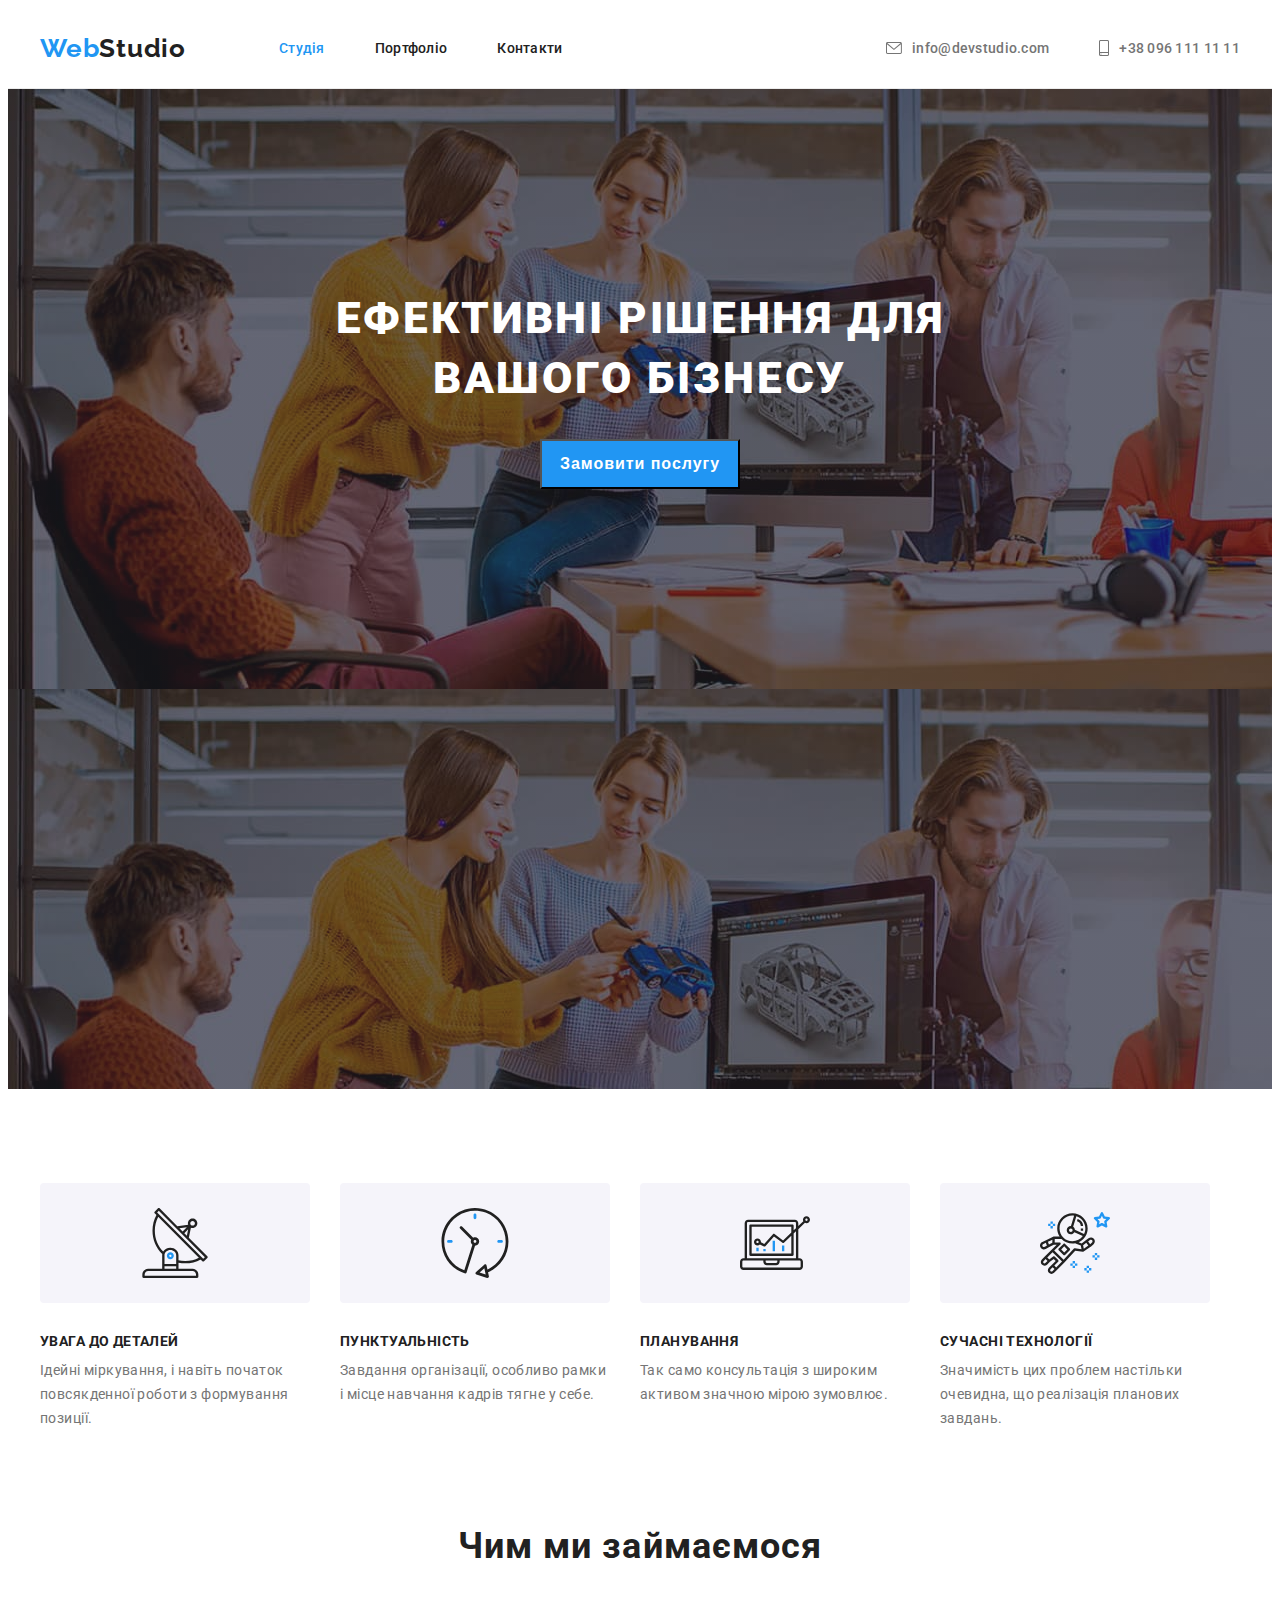
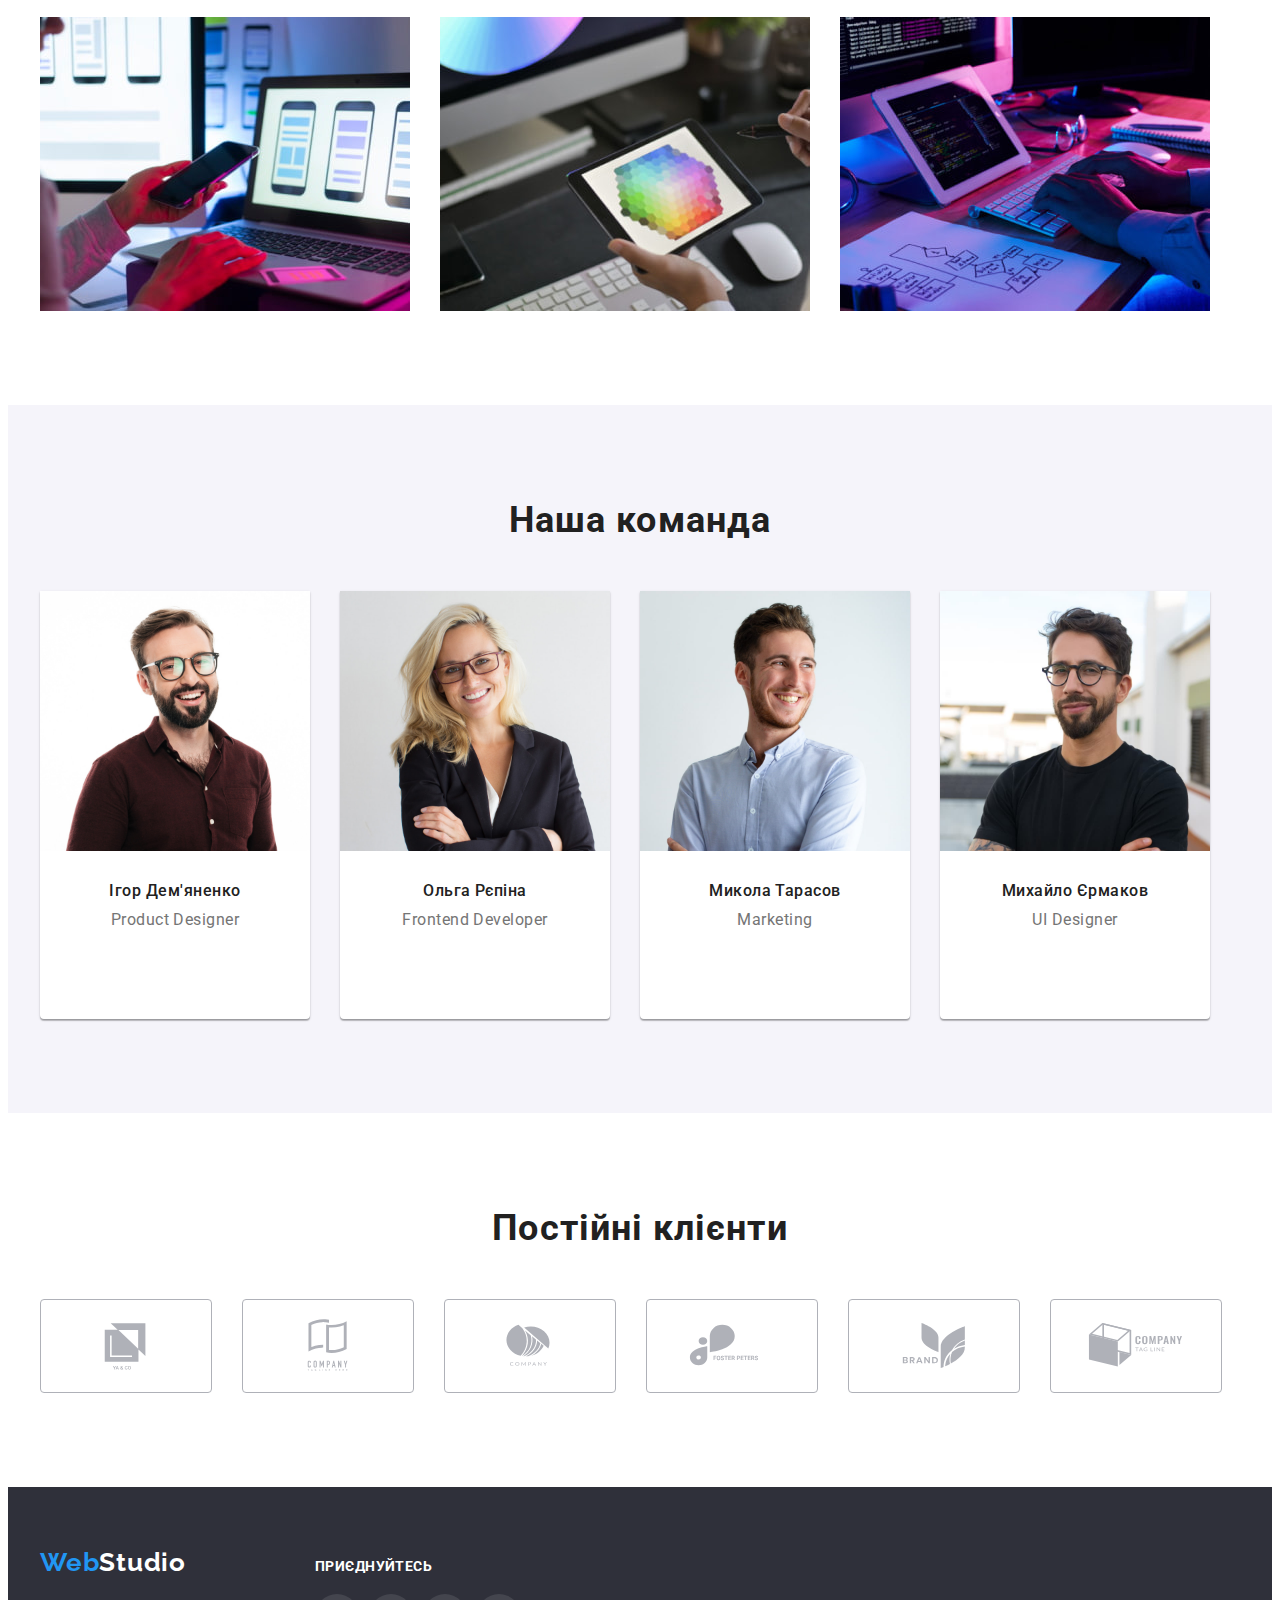
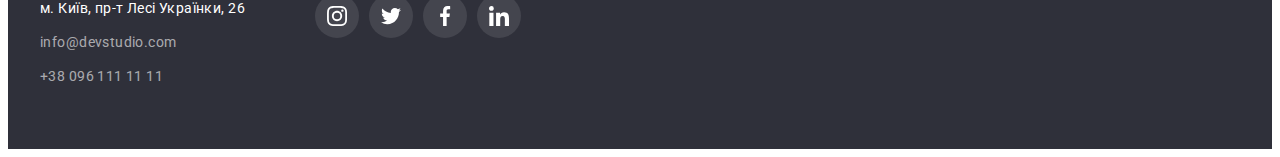
<file: index.html>
<!DOCTYPE html>
<html lang="uk">
  <head>
    <meta charset="UTF-8" />
    <meta name="viewport" content="width=device-width, initial-scale=1.0" />
    <title>Module 01</title>
    <link rel="preconnect" href="https://fonts.googleapis.com" />
    <link rel="preconnect" href="https://fonts.gstatic.com" crossorigin />
    <link
      href="https://fonts.googleapis.com/css2?family=Raleway:wght@700&family=Roboto:wght@400;500;700;900&display=swap"
      rel="stylesheet"
    />
    <link
      rel="stylesheet"
      href="https://cdnjs.cloudflare.com/ajax/libs/modern-normalize/2.0.0/modern-normalize.min.css"
      integrity="sha512-4xo8blKMVCiXpTaLzQSLSw3KFOVPWhm/TRtuPVc4WG6kUgjH6J03IBuG7JZPkcWMxJ5huwaBpOpnwYElP/m6wg=="
      crossorigin="anonymous"
      referrerpolicy="no-referrer"
    />
    <link rel="stylesheet" href="./css/styles.css" />
  </head>
  <body>
    <!-- header section -->
    <header class="header">
      <div class="container heder-container">
        <nav class="navigation">
          <a
            class="link logo"
            href="./index.html"
            aria-label="site-logo-WebStudio"
            >Web<span class="logo-part">Studio</span></a
          >
          <ul class="navigation-list">
            <li class="navigation-item">
              <a class="link nav-title" href="#studio">Студія</a>
            </li>
            <li class="navigation-item">
              <a class="link nav-link" href="./portfolio.html">Портфоліо</a>
            </li>
            <li class="navigation-item">
              <a class="link nav-link" href="#contacts">Контакти</a>
            </li>
          </ul>
        </nav>
        <ul class="header-grup">
          <li class="header-grup-item">
            <a
              class="link header-mailto mail studio-link"
              href="mailto:info@devstudio.com"
            >
              <svg class="studio-icon" width="16" height="12">
                <use href="./images/sprite.svg#icon-envelope-hover"></use></svg
              >info@devstudio.com
            </a>
          </li>
          <li class="header-grup-item">
            <a
              class="link header-phone text studio-link"
              href="tel:+380961111111"
            >
              <svg class="studio-icon" width="10" height="16">
                <use href="./images/sprite.svg#icon-smartphone"></use></svg
              >+38 096 111 11 11
            </a>
          </li>
        </ul>
      </div>
    </header>
    <main class="main">
      <!-- section Hero -->
      <section class="hero section overlay">
        <div class="container hero-container">
          <h1 class="title">Ефективні рішення для вашого бізнесу</h1>
          <button class="btn" type="button">Замовити послугу</button>
        </div>
      </section>
      <!-- section Feature -->
      <section class="feature section container">
        <div class="feature-container">
          <!-- Лoгічний заголовок -->
          <h2 class="visually-hidden">Feature</h2>
          <ul class="feature-list">
            <li class="feature-item">
              <div class="feature-rectangle">
                <svg class="feature-icon" width="70" height="70">
                  <use href="./images/sprite.svg#icon-antenna2"></use>
                </svg>
              </div>
              <h3 class="feature-subtitle">УВАГА ДО ДЕТАЛЕЙ</h3>
              <p class="feature-desc">
                Ідейні міркування, і навіть початок повсякденної роботи з
                формування позиції.
              </p>
            </li>
            <li class="feature-item">
              <div class="feature-rectangle">
                <svg class="feature-icon" width="70" height="70">
                  <use href="./images/sprite.svg#icon-clock2"></use>
                </svg>
              </div>
              <h3 class="feature-subtitle">ПУНКТУАЛЬНІСТЬ</h3>
              <p class="feature-desc">
                Завдання організації, особливо рамки і місце навчання кадрів
                тягне у себе.
              </p>
            </li>
            <li class="feature-item">
              <div class="feature-rectangle">
                <svg class="feature-icon" width="70" height="70">
                  <use href="./images/sprite.svg#icon-diagram2"></use>
                </svg>
              </div>
              <h3 class="feature-subtitle">ПЛАНУВАННЯ</h3>
              <p class="feature-desc">
                Так само консультація з широким активом значною мірою зумовлює.
              </p>
            </li>
            <li class="feature-item">
              <div class="feature-rectangle">
                <svg class="feature-icon" width="70" height="70">
                  <use href="./images/sprite.svg#icon-astronaut2"></use>
                </svg>
              </div>
              <h3 class="feature-subtitle">СУЧАСНІ ТЕХНОЛОГІЇ</h3>
              <p class="feature-desc">
                Значимість цих проблем настільки очевидна, що реалізація
                планових завдань.
              </p>
            </li>
          </ul>
        </div>
      </section>
      <!-- section Services -->
      <section class="services section">
        <div class="container services-container">
          <h2 class="title-services">Чим ми займаємося</h2>
          <ul class="list-services">
            <li class="item-services">
              <img
                src="./images/services/img-(1).jpg"
                alt="набір тексту на клавіатуре"
                width="370"
                height="294"
              />
            </li>
            <li class="item-services">
              <img
                src="./images/services/img-(2).jpg"
                alt="робота з телефону"
                width="370"
                height="294"
              />
            </li>
            <li class="item-services">
              <img
                src="./images/services/img-(3).jpg"
                alt="робота з планшета"
                width="370"
                height="294"
              />
            </li>
          </ul>
        </div>
      </section>
      <!-- section Our team -->
      <section class="team section">
        <div class="container team-container">
          <h2 class="title-team">Наша команда</h2>
          <ul class="list-team">
            <li class="item-team">
              <img
                src="./images/team/img.jpg"
                alt="чоловік в окулярах"
                width="270"
                height="260"
              />
              <div class="blok-team">
                <h3 class="subtitle-team">Ігор Дем'яненко</h3>
                <p class="desc-team">Product Designer</p>
                <ul class="socials-list">
                  <li class="socials-item">
                    <a
                      class="socials-link link"
                      href=""
                      target="_blank"
                      aria-label="значок Instagram "
                    >
                      <svg class="socials-icon" width="20" height="20">
                        <use href="./images/sprite.svg#icon-instagram"></use>
                      </svg>
                    </a>
                  </li>
                  <li class="socials-item">
                    <a
                      class="socials-link link"
                      href=""
                      target="_blank"
                      aria-label="значок Twitter"
                    >
                      <svg class="socials-icon" width="20" height="20">
                        <use href="./images/sprite.svg#icon-twitter"></use>
                      </svg>
                    </a>
                  </li>
                  <li class="socials-item">
                    <a
                      class="socials-link link"
                      href=""
                      target="_blank"
                      aria-label="значок Facebook"
                    >
                      <svg class="socials-icon" width="20" height="20">
                        <use href="./images/sprite.svg#icon-facebook"></use>
                      </svg>
                    </a>
                  </li>
                  <li class="socials-item">
                    <a
                      class="socials-link link"
                      href=""
                      target="_blank"
                      aria-label="значок Linkedin"
                    >
                      <svg class="socials-icon" width="20" height="20">
                        <use href="./images/sprite.svg#icon-linkedin"></use>
                      </svg>
                    </a>
                  </li>
                </ul>
              </div>
            </li>
            <li class="item-team">
              <img
                src="./images/team/img(1).jpg"
                alt="дівчина посміхається"
                width="270"
                height="260"
              />
              <div class="blok-team">
                <h3 class="subtitle-team">Ольга Рєпіна</h3>
                <p class="desc-team">Frontend Developer</p>
                <ul class="socials-list">
                  <li class="socials-item">
                    <a
                      class="socials-link link"
                      href=""
                      target="_blank"
                      aria-label="значок Instagram "
                    >
                      <svg class="socials-icon" width="20" height="20">
                        <use href="./images/sprite.svg#icon-instagram"></use>
                      </svg>
                    </a>
                  </li>
                  <li class="socials-item">
                    <a
                      class="socials-link link"
                      href=""
                      target="_blank"
                      aria-label="значок Twitter"
                    >
                      <svg class="socials-icon" width="20" height="20">
                        <use href="./images/sprite.svg#icon-twitter"></use>
                      </svg>
                    </a>
                  </li>
                  <li class="socials-item">
                    <a
                      class="socials-link link"
                      href=""
                      target="_blank"
                      aria-label="значок Facebook"
                    >
                      <svg class="socials-icon" width="20" height="20">
                        <use href="./images/sprite.svg#icon-facebook"></use>
                      </svg>
                    </a>
                  </li>
                  <li class="socials-item">
                    <a
                      class="socials-link link"
                      href=""
                      target="_blank"
                      aria-label="значок Linkedin"
                    >
                      <svg class="socials-icon" width="20" height="20">
                        <use href="./images/sprite.svg#icon-linkedin"></use>
                      </svg>
                    </a>
                  </li>
                </ul>
              </div>
            </li>
            <li class="item-team">
              <img
                src="./images/team/img(2).jpg"
                alt="хлопець посміхаеться"
                width="270"
                height="260"
              />
              <div class="blok-team">
                <h3 class="subtitle-team">Микола Тарасов</h3>
                <p class="desc-team">Marketing</p>
                <ul class="socials-list">
                  <li class="socials-item">
                    <a
                      class="socials-link link"
                      href=""
                      target="_blank"
                      aria-label="значок Instagram "
                    >
                      <svg class="socials-icon" width="20" height="20">
                        <use href="./images/sprite.svg#icon-instagram"></use>
                      </svg>
                    </a>
                  </li>
                  <li class="socials-item">
                    <a
                      class="socials-link link"
                      href=""
                      target="_blank"
                      aria-label="значок Twitter"
                    >
                      <svg class="socials-icon" width="20" height="20">
                        <use href="./images/sprite.svg#icon-twitter"></use>
                      </svg>
                    </a>
                  </li>
                  <li class="socials-item">
                    <a
                      class="socials-link link"
                      href=""
                      target="_blank"
                      aria-label="значок Facebook"
                    >
                      <svg class="socials-icon" width="20" height="20">
                        <use href="./images/sprite.svg#icon-facebook"></use>
                      </svg>
                    </a>
                  </li>
                  <li class="socials-item">
                    <a
                      class="socials-link link"
                      href=""
                      target="_blank"
                      aria-label="значок Linkedin"
                    >
                      <svg class="socials-icon" width="20" height="20">
                        <use href="./images/sprite.svg#icon-linkedin"></use>
                      </svg>
                    </a>
                  </li>
                </ul>
              </div>
            </li>
            <li class="item-team">
              <img
                src="./images/team/img(3).jpg"
                alt="хлопець в окулярах"
                width="270"
                height="260"
              />
              <div class="blok-team">
                <h3 class="subtitle-team">Михайло Єрмаков</h3>
                <p class="desc-team">UI Designer</p>
                <ul class="socials-list">
                  <li class="socials-item">
                    <a
                      class="socials-link link"
                      href=""
                      target="_blank"
                      aria-label="значок Instagram "
                    >
                      <svg class="socials-icon" width="20" height="20">
                        <use href="./images/sprite.svg#icon-instagram"></use>
                      </svg>
                    </a>
                  </li>
                  <li class="socials-item">
                    <a
                      class="socials-link link"
                      href=""
                      target="_blank"
                      aria-label="значок Twitter"
                    >
                      <svg class="socials-icon" width="20" height="20">
                        <use href="./images/sprite.svg#icon-twitter"></use>
                      </svg>
                    </a>
                  </li>
                  <li class="socials-item">
                    <a
                      class="socials-link link"
                      href=""
                      target="_blank"
                      aria-label="значок Facebook"
                    >
                      <svg class="socials-icon" width="20" height="20">
                        <use href="./images/sprite.svg#icon-facebook"></use>
                      </svg>
                    </a>
                  </li>
                  <li class="socials-item">
                    <a
                      class="socials-link link"
                      href=""
                      target="_blank"
                      aria-label="значок Linkedin"
                    >
                      <svg class="socials-icon" width="20" height="20">
                        <use href="./images/sprite.svg#icon-linkedin"></use>
                      </svg>
                    </a>
                  </li>
                </ul>
              </div>
            </li>
          </ul>
        </div>
      </section>
      <!-- section Clients -->
      <section class="clients section">
        <div class="container clients-container">
          <h2 class="clients-title">Постійні клієнти</h2>
          <ul class="clients-list">
            <li class="clients-item">
              <a class="clients-link link" href="">
                <svg class="clients-icon" width="106" height="60">
                  <use href="./images/sprite.svg#icon-Logo6"></use>
                </svg>
              </a>
            </li>
            <li class="clients-item">
              <a class="clients-link link" href="">
                <svg class="clients-icon" width="106" height="60">
                  <use href="./images/sprite.svg#icon-Logo7"></use>
                </svg>
              </a>
            </li>
            <li class="clients-item">
              <a class="clients-link link" href="">
                <svg class="clients-icon" width="106" height="60">
                  <use href="./images/sprite.svg#icon-Logo8"></use>
                </svg>
              </a>
            </li>
            <li class="clients-item">
              <a class="clients-link link" href="">
                <svg class="clients-icon" width="106" height="60">
                  <use href="./images/sprite.svg#icon-Logo9"></use>
                </svg>
              </a>
            </li>
            <li class="clients-item">
              <a class="clients-link link" href="">
                <svg class="clients-icon" width="106" height="60">
                  <use href="./images/sprite.svg#icon-Logo10"></use>
                </svg>
              </a>
            </li>
            <li class="clients-item">
              <a class="clients-link link" href="">
                <svg class="clients-icon" width="106" height="60">
                  <use href="./images/sprite.svg#icon-Logo11"></use>
                </svg>
              </a>
            </li>
          </ul>
        </div>
      </section>
    </main>
    <!-- footer -->
    <footer class="footer">
      <div class="footer-container container">
        <div class="footer-desc">
          <a
            class="link footer-logo"
            href="./index.html"
            aria-label="site-logo-WebStudio"
            >Web<span class="footer-logo-part">Studio</span></a
          >
          <address class="address">
            <p class="address-desc">м. Київ, пр-т Лесі Українки, 26</p>
            <ul class="footer-list">
              <li class="footer-item">
                <a class="footer-link" href="mailto:info@devstudio.com"
                  >info@devstudio.com</a
                >
              </li>
              <li class="footer-item">
                <a class="footer-link" href="tel:+380961111111"
                  >+38 096 111 11 11</a
                >
              </li>
            </ul>
          </address>
        </div>
        <div class="socials-footer">
          <p class="socials-desk">приєднуйтесь</p>
          <ul class="socials-list">
            <li class="socials-item">
              <a
                class="socials-link link"
                href=""
                target="_blank"
                aria-label="значок Instagram "
              >
                <svg class="socials-icon" width="20" height="20">
                  <use href="./images/sprite.svg#icon-instagram"></use>
                </svg>
              </a>
            </li>
            <li class="socials-item">
              <a
                class="socials-link link"
                href=""
                target="_blank"
                aria-label="значок Twitter"
              >
                <svg class="socials-icon" width="20" height="20">
                  <use href="./images/sprite.svg#icon-twitter"></use>
                </svg>
              </a>
            </li>
            <li class="socials-item">
              <a
                class="socials-link link"
                href=""
                target="_blank"
                aria-label="значок Facebook"
              >
                <svg class="socials-icon" width="20" height="20">
                  <use href="./images/sprite.svg#icon-facebook"></use>
                </svg>
              </a>
            </li>
            <li class="socials-item">
              <a
                class="socials-link link"
                href=""
                target="_blank"
                aria-label="значок Linkedin"
              >
                <svg class="socials-icon" width="20" height="20">
                  <use href="./images/sprite.svg#icon-linkedin"></use>
                </svg>
              </a>
            </li>
          </ul>
        </div>
      </div>
    </footer>
  </body>
</html>
</file>
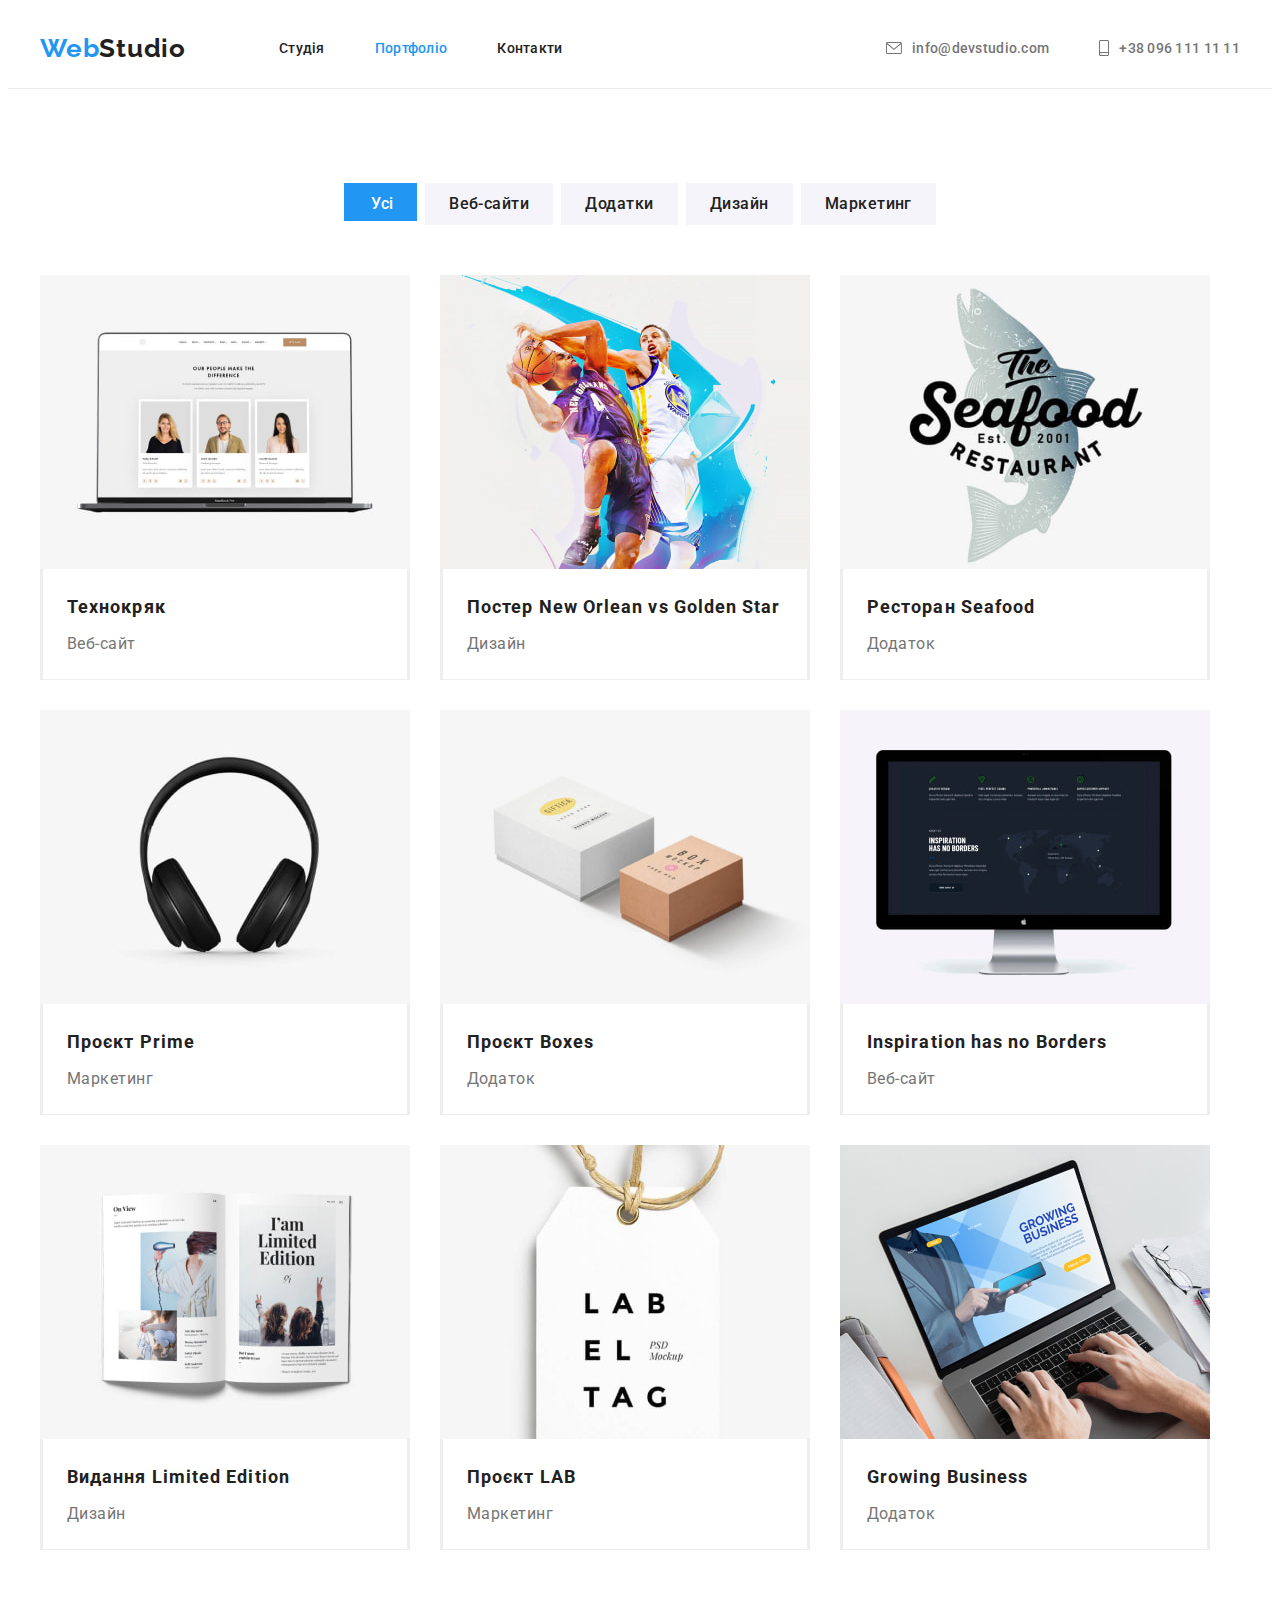
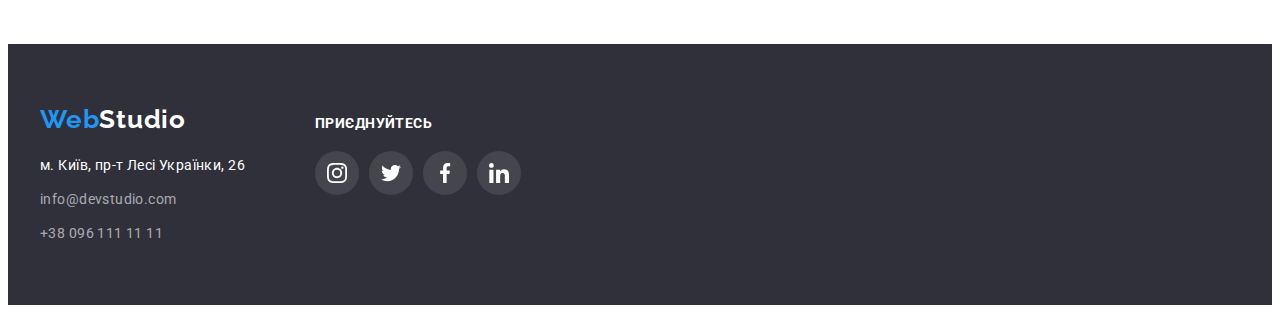
<file: portfolio.html>
<!DOCTYPE html>
<html lang="uk">
  <head>
    <meta charset="UTF-8" />
    <meta name="viewport" content="width=device-width, initial-scale=1.0" />
    <title>Module 02</title>
    <link rel="preconnect" href="https://fonts.gstatic.com" crossorigin />
    <link
      href="https://fonts.googleapis.com/css2?family=Raleway:wght@700&family=Roboto:wght@400;500;700;900&display=swap"
      rel="stylesheet"
    />
    <link
      rel="stylesheet"
      href="https://cdnjs.cloudflare.com/ajax/libs/modern-normalize/2.0.0/modern-normalize.min.css"
      integrity="sha512-4xo8blKMVCiXpTaLzQSLSw3KFOVPWhm/TRtuPVc4WG6kUgjH6J03IBuG7JZPkcWMxJ5huwaBpOpnwYElP/m6wg=="
      crossorigin="anonymous"
      referrerpolicy="no-referrer"
    />
    <link rel="stylesheet" href="./css/styles.css" />
  </head>
  <body>
    <!-- header section -->
    <header class="header">
      <div class="container heder-container">
        <nav class="navigation">
          <a
            class="link logo"
            href="./index.html"
            aria-label="site-logo-WebStudio"
            >Web<span class="logo-part">Studio</span></a
          >
          <ul class="navigation-list">
            <li class="navigation-item">
              <a class="link nav-link" href="./index.html">Студія</a>
            </li>
            <li class="navigation-item">
              <a class="link nav-title" href="#portfolio">Портфоліо</a>
            </li>
            <li class="navigation-item">
              <a class="link nav-link" href="#contacts">Контакти</a>
            </li>
          </ul>
        </nav>
        <ul class="header-grup">
          <li class="header-grup-item">
            <a
              class="link header-mailto mail studio-link"
              href="mailto:info@devstudio.com"
            >
              <svg class="studio-icon" width="16" height="12">
                <use href="./images/sprite.svg#icon-envelope-hover"></use></svg
              >info@devstudio.com</a
            >
          </li>
          <li class="header-grup-item">
            <a
              class="link header-phone text studio-link"
              href="tel:+380961111111"
            >
              <svg class="studio-icon" width="10" height="16">
                <use href="./images/sprite.svg#icon-smartphone"></use></svg
              >+38 096 111 11 11</a
            >
          </li>
        </ul>
      </div>
    </header>
    <main>
      <!-- section Portfolio -->
      <section class="portfolio section">
        <div class="container portfolio-container">
          <!-- Логічний заголовок -->
          <h2 class="visually-hidden">Portfolio</h2>
          <ul class="portfolio-list">
            <li class="portfolio-item">
              <button class="portfolio-all-btn" type="button">Усі</button>
            </li>
            <li class="portfolio-item">
              <button class="portfolio-btn" type="button">Веб-сайти</button>
            </li>
            <li class="portfolio-item">
              <button class="portfolio-btn" type="button">Додатки</button>
            </li>
            <li class="portfolio-item">
              <button class="portfolio-btn" type="button">Дизайн</button>
            </li>
            <li class="portfolio-item">
              <button class="portfolio-btn" type="button">Маркетинг</button>
            </li>
          </ul>
          <ul class="img-portfolio-list grid">
            <li class="img-portfolio-item grid-item container-bg">
              <a class="link blok-link" href="./images/portfolio/img.jpg">
                <img
                  class="img-portfolio"
                  src="./images/portfolio/img.jpg"
                  alt="три фото"
                  width="370"
                  height="294"
                />
                <div class="portfolio-blok">
                  <h3 class="portfolio-title">Технокряк</h3>
                  <p class="portfolio-desc">Веб-сайт</p>
                </div>
              </a>
            </li>
            <li class="img-portfolio-item grid-item container-bg">
              <a class="link blok-link" href="./images/portfolio/img-(1).jpg">
                <img
                  class="img-portfolio"
                  src="./images/portfolio/img-(1).jpg"
                  alt="баскетбол"
                  width="370"
                  height="294"
                />
                <div class="portfolio-blok">
                  <h3 class="portfolio-title">
                    Постер New Orlean vs Golden Star
                  </h3>
                  <p class="portfolio-desc">Дизайн</p>
                </div>
              </a>
            </li>
            <li class="img-portfolio-item grid-item container-bg">
              <a class="link blok-link" href="./images/portfolio/img-(2).jpg">
                <img
                  class="img-portfolio"
                  src="./images/portfolio/img-(2).jpg"
                  alt="реклама ресторана"
                  width="370"
                  height="294"
                />
                <div class="portfolio-blok">
                  <h3 class="portfolio-title">Ресторан Seafood</h3>
                  <p class="portfolio-desc">Додаток</p>
                </div>
              </a>
            </li>
            <li class="img-portfolio-item grid-item container-bg">
              <a class="link blok-link" href="./images/portfolio/img-(3).jpg">
                <img
                  class="img-portfolio"
                  src="./images/portfolio/img-(3).jpg"
                  alt="навушники"
                  width="370"
                  height="294"
                />
                <div class="portfolio-blok">
                  <h3 class="portfolio-title">Проєкт Prime</h3>
                  <p class="portfolio-desc">Маркетинг</p>
                </div>
              </a>
            </li>
            <li class="img-portfolio-item grid-item container-bg">
              <a class="link blok-link" href="./images/portfolio/img-(4).jpg">
                <img
                  class="img-portfolio"
                  src="./images/portfolio/img-(4).jpg"
                  alt="реклама духов"
                  width="370"
                  height="294"
                />
                <div class="portfolio-blok">
                  <h3 class="portfolio-title">Проєкт Boxes</h3>
                  <p class="portfolio-desc">Додаток</p>
                </div>
              </a>
            </li>
            <li class="img-portfolio-item grid-item container-bg">
              <a class="link blok-link" href="./images/portfolio/img-(5).jpg">
                <img
                  class="img-portfolio"
                  src="./images/portfolio/img-(5).jpg"
                  alt="єкран манітора"
                  width="370"
                  height="294"
                />
                <div class="portfolio-blok">
                  <h3 class="portfolio-title">Inspiration has no Borders</h3>
                  <p class="portfolio-desc">Веб-сайт</p>
                </div>
              </a>
            </li>
            <li class="img-portfolio-item grid-item container-bg">
              <a class="link blok-link" href="./images/portfolio/img-(6).jpg">
                <img
                  class="img-portfolio"
                  src="./images/portfolio/img-(6).jpg"
                  alt="розкрита книга"
                  width="370"
                  height="294"
                />
                <div class="portfolio-blok">
                  <h3 class="portfolio-title">Видання Limited Edition</h3>
                  <p class="portfolio-desc">Дизайн</p>
                </div>
              </a>
            </li>
            <li class="img-portfolio-item grid-item container-bg">
              <a class="link blok-link" href="./images/portfolio/img-(7).jpg">
                <img
                  class="img-portfolio"
                  src="./images/portfolio/img-(7).jpg"
                  alt="лейба проекту"
                  width="370"
                  height="294"
                />
                <div class="portfolio-blok">
                  <h3 class="portfolio-title">Проєкт LAB</h3>
                  <p class="portfolio-desc">Маркетинг</p>
                </div>
              </a>
            </li>
            <li class="img-portfolio-item grid-item container-bg">
              <a class="link blok-link" href="./images/portfolio/img-(8).jpg">
                <img
                  class="img-portfolio"
                  src="./images/portfolio/img-(8).jpg"
                  alt="робота на ноутбуці"
                  width="370"
                  height="294"
                />
                <div class="portfolio-blok">
                  <h3 class="portfolio-title">Growing Business</h3>
                  <p class="portfolio-desc">Додаток</p>
                </div>
              </a>
            </li>
          </ul>
        </div>
      </section>
    </main>
    <!-- footer -->
    <footer class="footer">
      <div class="footer-container container">
        <div class="footer-desc">
          <a
            class="link footer-logo"
            href="./index.html"
            aria-label="site-logo-WebStudio"
            >Web<span class="footer-logo-part">Studio</span></a
          >
          <address class="address">
            <p class="address-desc">м. Київ, пр-т Лесі Українки, 26</p>
            <ul class="footer-list">
              <li class="footer-item">
                <a class="footer-link" href="mailto:info@devstudio.com"
                  >info@devstudio.com</a
                >
              </li>
              <li class="footer-item">
                <a class="footer-link" href="tel:+380961111111"
                  >+38 096 111 11 11</a
                >
              </li>
            </ul>
          </address>
        </div>
        <div class="socials-footer">
          <p class="socials-desk">приєднуйтесь</p>
          <ul class="socials-list">
            <li class="socials-item">
              <a
                class="socials-link link"
                href=""
                target="_blank"
                aria-label="значок Instagram "
              >
                <svg class="socials-icon" width="20" height="20">
                  <use href="./images/sprite.svg#icon-instagram"></use>
                </svg>
              </a>
            </li>
            <li class="socials-item">
              <a
                class="socials-link link"
                href=""
                target="_blank"
                aria-label="значок Twitter"
              >
                <svg class="socials-icon" width="20" height="20">
                  <use href="./images/sprite.svg#icon-twitter"></use>
                </svg>
              </a>
            </li>
            <li class="socials-item">
              <a
                class="socials-link link"
                href=""
                target="_blank"
                aria-label="значок Facebook"
              >
                <svg class="socials-icon" width="20" height="20">
                  <use href="./images/sprite.svg#icon-facebook"></use>
                </svg>
              </a>
            </li>
            <li class="socials-item">
              <a
                class="socials-link link"
                href=""
                target="_blank"
                aria-label="значок Linkedin"
              >
                <svg class="socials-icon" width="20" height="20">
                  <use href="./images/sprite.svg#icon-linkedin"></use>
                </svg>
              </a>
            </li>
          </ul>
        </div>
      </div>
    </footer>
  </body>
</html>
</file>
<file: css/styles.css>
:root {
    --main-font: "Roboto", sans-serif;
    --secondary-font: "Raleway", sans-serif;
    /* text colors */
    --accent-cl: #2196f3;
    --main-txt-cl: #757575;
    --secondary-txt-cl: #212121;
    /* bacgraund-colors */
    --darc-bg-cl: #2f303a;
    --main-bg-cl: #fff;
    --secondary-bg-cl: #f5f4fa;
    /* grid items */
    --items: 1;
    --indent: 30px;
}

body {
    color: var(--main-txt-cl);
    font-family: var(--main-font);
    font-size: 14px;
    letter-spacing: 0.42px;
}

ul {
    list-style-type: none;
}

a {
    text-decoration: none;
}

h1,
h2,
h3,
h4,
h5,
h6,
p {
    margin: 0;
}

img {
    display: block;
    max-width: 100%;
    height: auto;
}

.section {
    padding-top: 94px;
    padding-bottom: 94px;
}

.container {
    /* outline: 1px solid red; */
    width: 1200px;
    padding-left: 15px;
    padding-right: 15px;
    margin-left: auto;
    margin-right: auto;
}

.list {
    list-style: none;
    margin: 0;
    padding: 0;
}

.link {
    text-decoration: none;
}

.link:hover,
.link:focus {
    color: #2196f3;
}

/* логічний заголовок */
.visually-hidden {
    border: 0;
    clip: rect(0 0 0 0);
    -webkit-clip-path: polygon(0px 0px, 0px 0px, 0px 0px);
    clip-path: polygon(0px 0px, 0px 0px, 0px 0px);
    height: 1px;
    margin: -1px;
    overflow: hidden;
    padding: 0;
    position: absolute;
    width: 1px;
    white-space: nowrap;
}

/*  
    |=============================
    | Сітка для колекції з елементов 
    |=================================
*/
.grid {
    display: flex;
    flex-wrap: wrap;
    gap: var(--indent);
}

.grid-item {
    flex-basis: calc(100%-var(--indent) * (var(--items) - 1)) / var(--items);
}

/* 
|=====================
|  = header section =
======================
*/
.header {
    background: var(--main-bg-cl);
    border-bottom: 1px solid #ececec;
}

.heder-container {
    display: flex;
    align-items: center;
}

.navigation {
    display: flex;
    align-items: center;
}

.navigation-list {
    display: flex;
    align-items: center;
    margin: 0;
    padding: 0;
}

.navigation-item {
    margin-right: 50px;
}

.navigation-item:last-child {
    margin-right: 0;
}

.logo {
    margin-right: 93px;
    color: var(--accent-cl);
    font-family: var(--secondary-font);
    font-size: 26px;
    font-weight: 700;
    letter-spacing: 0.78px;
}

.logo-part {
    color: var(--secondary-txt-cl);
    font-family: var(--secondary-font);
    font-size: 26px;
    font-weight: 700;
    letter-spacing: 0.78px;
}

.nav-link {
    display: block;
    padding-top: 32px;
    padding-bottom: 32px;
    color: var(--secondary-txt-cl);
    font-family: var(--main-font);
    font-size: 14px;
    font-weight: 500;
    letter-spacing: 0.28px;
}

.nav-title {
    padding-top: 32px;
    padding-bottom: 32px;
    color: var(--accent-cl);
    font-family: var(--main-font);
    font-size: 14px;
    font-weight: 500;
    letter-spacing: 0.28px;
}

.header-grup {
    display: flex;
    margin-left: auto;
    margin-top: 0;
    margin-right: 0;
    margin-bottom: 0;
    padding: 0;
}

.header-grup-item {
    margin-right: 50px;
}

.header-grup-item:last-child {
    margin-right: 0;
}

.header-mailto {
    color: var(--main-txt-cl);
    font-family: var(--main-font);
    font-size: 14px;
    font-weight: 500;
    letter-spacing: 0.28px;
}

.header-phone {
    color: var(--main-txt-cl);
    font-family: var(--main-font);
    font-size: 14px;
    font-weight: 500;
    letter-spacing: 0.28px;
}

.mail:hover,
.mail:focus {
    color: var(--accent-cl);
}

.text:hover,
.text:focus {
    color: var(--accent-cl);
}

.studio-link {
    display: flex;
    align-items: center;
    color: #757575;
}

.studio-icon {
    margin-right: 10px;
    fill: currentColor;
}

/*=========================
==== section Hero  
==========================*/
.hero {
    padding-top: 200px;
    padding-bottom: 200px;
    background-color: var(--darc-bg-cl);
}

.overlay {
    max-width: 1600px;
    height: 600px;
    flex-shrink: 0;
    margin-left: auto;
    margin-right: auto;
    background-image: linear-gradient(to right,
            rgba(47, 48, 58, 0.4),
            rgba(47, 48, 58, 0.4)),
        url(../images/hero/Img.jpg);
}

.title {
    width: 696px;
    color: #fff;
    text-align: center;
    font-family: var(--main-font);
    font-size: 44px;
    font-weight: 900;
    line-height: 1.36;
    letter-spacing: 2.64px;
    text-transform: uppercase;
    margin-left: auto;
    margin-right: auto;
}

.btn {
    background-color: #2196f3;
    min-width: 152px;
    min-height: 30px;
    width: 200px;
    height: 50px;
    flex-shrink: 0;
    padding: 10px, 32px;
    color: #fff;
    text-align: center;
    font-size: 16px;
    font-weight: 700;
    line-height: 1.87;
    letter-spacing: 0.96px;
    cursor: pointer;
    margin-top: 30px;
    margin-right: auto;
    margin-left: auto;
    display: block;
}

.btn:hover,
.btn:focus {
    border-radius: 4px;
    background-color: var();
}

/* ======================
==  section Feature 
========================*/
.feature {
    background-color: var(--main-bg-cl);
    padding-bottom: 0;
}

.feature-container {
    display: flex;
    align-items: center;
}

.feature-rectangle {
    display: inline-flex;
    align-items: center;
    justify-content: center;
    border-radius: 4px;
    background-color: #F5F4FA;
    width: 270px;
    height: 120px;
    margin-right: 30px;
    margin-bottom: 30px;
}

.feature-icon-item:last-child {
    margin-right: 0;
}

.feature-icon-link {
    display: flex;
    align-items: center;
    justify-content: center;
    width: 270px;
    height: 120px;
    border-radius: 4px;
    background-color: #F5F4FA;
    margin-bottom: 30px;
}

.feature-icon-link:hover,
.feature-icon-link:focus {
    border-color: var(--accent-cl);
}

.feature-list {
    display: flex;
    align-items: baseline;
    margin: 0;
    padding: 0;
}

.feature-item {
    margin-right: 30px;
    width: 270px;
    flex-shrink: 0;
}

.feature-item:last-child {
    margin-right: 0;
}

.feature-subtitle {
    margin-bottom: 10px;
    color: var(--secondary-txt-cl);
    font-family: var(--main-txt-cl);
    font-size: 14px;
    font-weight: 700;
    letter-spacing: 0.42px;
    text-transform: uppercase;
}

.feature-desc {
    flex-shrink: 0;
    color: var(--main-txt-cl);
    font-family: var(--main-font);
    font-size: 14px;
    font-weight: 400;
    line-height: 1.71;
    letter-spacing: 0.42px;
}

/* =======================
==section Services      
========================== */
.services {
    background-color: var(--main-bg-cl);
}

.title-services {
    margin-top: 0;
    margin-bottom: 50px;
    color: var(--secondary-txt-cl);
    text-align: center;
    font-family: var(--main-font);
    font-size: 36px;
    font-weight: 700;
    letter-spacing: 1.08px;
}

.list-services {
    display: flex;
    align-items: center;
    flex-direction: row;
    margin: 0;
    padding: 0;
}

.item-services {
    margin-right: 30px;
    width: 370px;
    height: 294px;
    flex-shrink: 0;
}

.item-services:last-child {
    margin-right: 0;
}

/* ========================
==section Our team      
========================= */
.team {
    background-color: var(--secondary-bg-cl);
}

.title-team {
    color: var(--secondary-txt-cl);
    text-align: center;
    font-family: var(--main-font);
    font-size: 36px;
    font-weight: 700;
    letter-spacing: 1.08px;
    margin-bottom: 50px;
}

.list-team {
    display: flex;
    align-items: center;
    flex-direction: row;
    margin: 0;
    padding: 0;
}

.item-team {
    margin-right: 30px;
    border-radius: 0px 0px 4px 4px;
    background-color: #FFF;
    box-shadow: 0px 2px 1px 0px rgba(0, 0, 0, 0.20),
        0px 1px 1px 0px rgba(0, 0, 0, 0.14),
        0px 1px 3px 0px rgba(0, 0, 0, 0.12);
}

.item-team:last-child {
    margin-right: 0;
}

.blok-team {
    padding-top: 30px;
    padding-bottom: 30px;
}

.subtitle-team {
    margin-bottom: 10px;
    color: var(--secondary-txt-cl);
    text-align: center;
    font-family: var(--main-font);
    font-size: 16px;
    font-weight: 500;
    letter-spacing: 0.48px;
}

.desc-team {
    margin-bottom: 16px;
    color: var(--main-txt-cl);
    text-align: center;
    font-family: var(--main-font);
    font-size: 16px;
    font-weight: 400;
    letter-spacing: 0.48px;
}

.socials-list {
    justify-content: center;
}

.socials-item {
    margin-right: 10px;
}

.socials-item:last-child {
    margin-right: 0;
}

.socials-link {
    display: flex;
    align-items: center;
    justify-content: center;
    width: 44px;
    height: 44px;
    background-color: #FFFFFF;
    border-radius: 50%;
    fill: #AFB1B8;
}

.socials-link:hover,
.socials-link:focus {
    background-color: #2196F3;
}

.socials-link:hover .socials-icon,
.socials-link:focus .socials-icon {
    fill: #FFFFFF;
}

/* ===========================
== section Portfolio        
=============================*/
.portfolio {
    background-color: var(--main-bg-cl);
}

.portfolio-list {
    margin-top: 0;
    margin-right: 0;
    margin-left: 0;
    margin-bottom: 50px;
    padding: 0;
    display: flex;
    justify-content: center;
}

.portfolio-item {
    margin-right: 8px;
}

.portfolio-item:last-child {
    margin-right: 0;
}

.portfolio-all-btn {
    padding-top: 6px;
    padding-right: 25px;
    padding-bottom: 6.5px;
    padding-left: 25px;
    text-align: center;
    font-family: var(--main-font);
    font-size: 16px;
    font-weight: 500;
    line-height: 1.62;
    letter-spacing: 0.48px;
    width: 73px;
    height: 38px;
    background: var(--accent-cl);
    color: var(--main-bg-cl);
    border-color: transparent;
}

.portfolio-all-btn:hover,
.portfolio-all-btn:focus {
    border-radius: 4px;
    background-color: #2196f3;
    box-shadow: 0px 2px 2px 0px rgba(0, 0, 0, 0.12),
        0px 1px 2px 0px rgba(0, 0, 0, 0.08),
        0px 3px 1px 0px rgba(0, 0, 0, 0.10);
    width: 73px;
    height: 38px;
}

.portfolio-btn {
    display: block;
    padding-top: 6px;
    padding-right: 22px;
    padding-bottom: 6px;
    padding-left: 22px;
    color: var(--secondary-txt-cl);
    text-align: center;
    font-family: var(--main-font);
    font-size: 16px;
    font-weight: 500;
    line-height: 1.62;
    letter-spacing: 0.48px;
    background-color: var(--secondary-bg-cl);
    border-color: transparent;
}

.portfolio-btn:hover,
.portfolio-btn:focus {
    border-radius: 4px;
    color: var(--secondary-bg-cl);
    background-color: var(--accent-cl);
    box-shadow: 0px 2px 2px 0px rgba(0, 0, 0, 0.12),
        0px 1px 2px 0px rgba(0, 0, 0, 0.08),
        0px 3px 1px 0px rgba(0, 0, 0, 0.10);
}

.img-portfolio-list {
    padding: 0;
    margin: 0;
    display: flex;
    align-items: center;
    flex-wrap: wrap;
}
.blok-link {
    display: block;
}

.blok-link:hover,
.blok-link:focus {
    box-shadow: 1px 4px 6px 0px rgba(0, 0, 0, 0.16),
        0px 4px 4px 0px rgba(0, 0, 0, 0.06),
        0px 1px 1px 0px rgba(0, 0, 0, 0.12);
}

.img-portfolio-item {
    width: 370px;
    --items: 3;
}

.portfolio-blok {
    padding-top: 20px;
    padding-right: 24px;
    padding-bottom: 20px;
    padding-left: 24px;
    border-bottom: 1px solid #eee;
    border-right: solid #eee;
    border-left: solid #eee;
}

.portfolio-title {
    color: var(--secondary-txt-cl);
    font-family: var(--main-font);
    font-size: 18px;
    font-weight: 700;
    line-height: 2;
    letter-spacing: 1.08px;
}

.portfolio-desc {
    margin-top: 4px;
    color: var(--main-txt-cl);
    font-family: var(--main-font);
    font-size: 16px;
    font-weight: 400;
    line-height: 1.87;
    letter-spacing: 0.48px;
}

/*  ===================
|====section Clients
====================== */
.clients {
    background-color: #FFF;
}

.clients-title {
    color: var(--secondary-txt-cl);
    text-align: center;
    font-family: var(--main-font);
    font-size: 36px;
    font-weight: 700;
    letter-spacing: 1.08px;
    margin-bottom: 50px;
}

.clients-list {
    display: flex;
    align-items: center;
    flex-direction: row;
    margin: 0;
    padding: 0;
}

.clients-item {
    margin-right: 30px;
}

.clients-item:last-child {
    margin-right: 0;
}

.clients-link {
    display: flex;
    align-items: center;
    justify-content: center;
    width: 170px;
    height: 92px;
    border-radius: 4px;
    border: 1px solid #AFB1B8;
}

.clients-link:hover,
.clients-link:focus {
    border-color: var(--accent-cl);
}

.clients-icon {
    fill: #AFB1B8;
}

.clients-link:hover,
.clients-link:focus .clients-icon {
    fill: var(--accent-cl);
}

/* ======================
======footer         
----------------------- */
.footer {
    padding-top: 60px;
    padding-bottom: 60px;
    background-color: var(--darc-bg-cl);
}

.footer-container {
    display: flex;
    align-items: baseline;
}

.footer-desc {
    display: flex;
    flex-direction: column;
}

.address {
    display: inline-flex;
    flex-direction: column;
    margin: 0;
    padding: 0;
}

.address-desc {
    margin-bottom: 10px;
    color: #fff;
    font-family: var(--main-font);
    font-size: 14px;
    font-weight: 400;
    line-height: 1.71;
    letter-spacing: 0.42px;
    font-style: normal;
}

.footer-link {
    color: rgba(255, 255, 255, 0.6);
    font-family: var(--main-font);
    font-size: 14px;
    font-weight: 400;
    line-height: 1.71;
    letter-spacing: 0.42px;
    font-style: normal;
}

.footer-logo {
    margin-bottom: 20px;
    color: var(--accent-cl);
    font-family: var(--secondary-font);
    font-size: 26px;
    font-weight: 700;
    letter-spacing: 0.78px;
}

.footer-logo-part {
    color: #fff;
    font-family: var(--secondary-font);
    font-size: 26px;
    font-weight: 700;
    letter-spacing: 0.78px;
}

.footer-list {
    margin-top: 0;
    margin-bottom: 0;
    padding: 0;
    display: flex;
    align-items: flex-start;
    flex-direction: column;
}

.footer-item {
    margin-bottom: 10px;
}

.footer-item:last-child {
    margin-bottom: 0;
}

.socials-footer {
    display: flex;
    align-items: baseline;
    flex-direction: column;
    margin-right: auto;
    margin-left: 70px;
}

.socials-list {
    display: flex;
    align-items: center;
    margin: 0;
    padding: 0;
}

.socials-link {
    display: flex;
    align-items: center;
    justify-content: center;
    width: 44px;
    height: 44px;
    background-color: rgba(255, 255, 255, 0.10); 
    border-radius: 50%;
    fill: #FFFFFF
}

.socials-desk {
    margin-bottom: 20px;
    color: var(--main-bg-cl);
    font-family: var(--main-font);
    font-size: 14px;
    font-weight: 700;
    letter-spacing: 0.42px;
    text-transform: uppercase;
}
</file>
